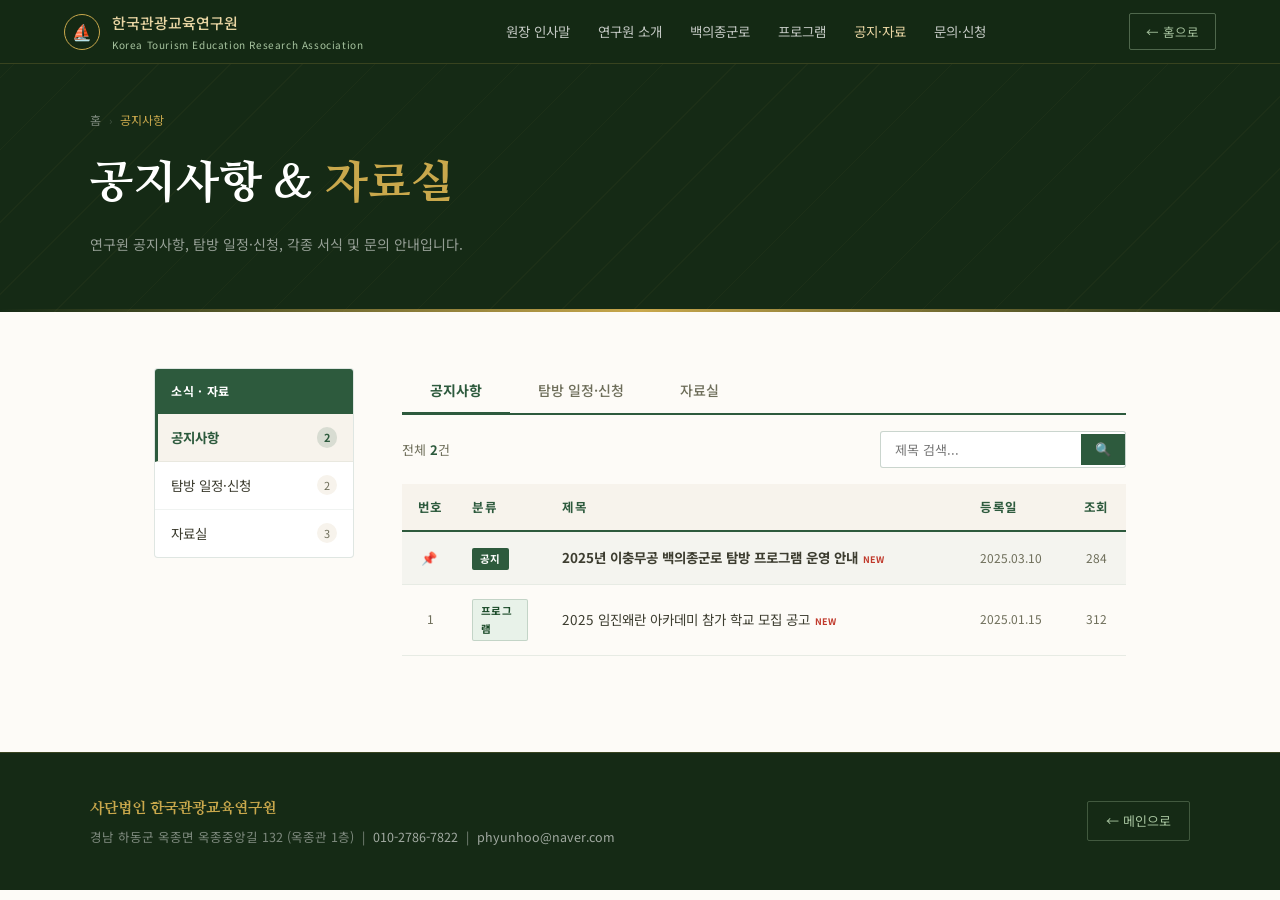
<file: 한국관광교육연구원_공지자료실.html>
<!DOCTYPE html>
<html lang="ko">
<head>
<meta charset="UTF-8">
<meta name="viewport" content="width=device-width, initial-scale=1.0">
<title>공지사항 · 자료실 — 한국관광교육연구원</title>
<link rel="preconnect" href="https://fonts.googleapis.com">
<link href="https://fonts.googleapis.com/css2?family=Nanum+Myeongjo:wght@400;700;800&family=Noto+Sans+KR:wght@300;400;500;700&display=swap" rel="stylesheet">
<style>
  :root {
    --forest:#152a15;--deep:#1e3d1e;--hadon:#2d5a3d;
    --path:#4a7c59;--moss:#6b9e78;--sage:#a8c5a0;
    --gold:#c9a84c;--gold-lt:#e8d5a3;--cream:#f7f3ec;
    --paper:#fdfbf7;--ink:#1a1a14;--ink-mid:#3d3d30;
    --ink-soft:#6e6e5a;--border:rgba(45,90,61,0.15);
  }
  *,*::before,*::after{box-sizing:border-box;margin:0;padding:0;}
  html{scroll-behavior:smooth;}
  body{font-family:'Noto Sans KR',sans-serif;background:var(--paper);color:var(--ink);line-height:1.7;overflow-x:hidden;}
  ::-webkit-scrollbar{width:6px;}::-webkit-scrollbar-track{background:var(--cream);}::-webkit-scrollbar-thumb{background:var(--moss);border-radius:3px;}

  nav{position:fixed;top:0;left:0;right:0;z-index:100;background:rgba(21,42,21,0.97);backdrop-filter:blur(8px);border-bottom:1px solid rgba(201,168,76,0.2);display:flex;align-items:center;justify-content:space-between;padding:0 5%;height:64px;}
  .nav-logo{display:flex;align-items:center;gap:12px;text-decoration:none;}
  .nav-logo-emblem{width:36px;height:36px;border:1.5px solid var(--gold);border-radius:50%;display:flex;align-items:center;justify-content:center;font-size:16px;}
  .nav-logo-text{color:var(--gold-lt);font-size:15px;font-weight:500;}
  .nav-logo-sub{color:var(--sage);font-size:10px;letter-spacing:0.06em;}
  .nav-links{display:flex;gap:28px;}
  .nav-links a{color:rgba(255,255,255,0.75);text-decoration:none;font-size:13.5px;transition:color 0.2s;}
  .nav-links a:hover,.nav-links a.active{color:var(--gold-lt);}
  .nav-back{color:var(--sage);border:1px solid rgba(168,197,160,0.4);padding:7px 16px;border-radius:2px;font-size:12.5px;font-family:'Noto Sans KR',sans-serif;text-decoration:none;transition:all 0.2s;}
  .nav-back:hover{color:var(--gold-lt);}
  .nav-hamburger{display:none;flex-direction:column;gap:5px;cursor:pointer;}
  .nav-hamburger span{width:22px;height:1.5px;background:var(--gold-lt);display:block;}

  .page-hero{background:var(--forest);padding:110px 5% 56px;position:relative;overflow:hidden;}
  .page-hero::before{content:'';position:absolute;inset:0;background-image:repeating-linear-gradient(-45deg,transparent,transparent 50px,rgba(201,168,76,0.04) 50px,rgba(201,168,76,0.04) 51px);}
  .page-hero::after{content:'';position:absolute;bottom:0;left:0;right:0;height:3px;background:linear-gradient(90deg,transparent,var(--gold),transparent);}
  .page-hero-inner{max-width:1100px;margin:0 auto;position:relative;z-index:1;}
  .breadcrumb{display:flex;align-items:center;gap:8px;margin-bottom:16px;}
  .breadcrumb a{color:rgba(255,255,255,0.45);font-size:12px;text-decoration:none;}
  .breadcrumb a:hover{color:var(--sage);}
  .breadcrumb-sep{color:rgba(255,255,255,0.2);font-size:11px;}
  .breadcrumb-cur{color:var(--gold);font-size:12px;}
  .page-hero h1{font-family:'Nanum Myeongjo',serif;font-size:clamp(1.8rem,3.5vw,2.8rem);font-weight:800;color:#fff;}
  .page-hero h1 em{font-style:normal;color:var(--gold);}
  .page-hero-desc{color:rgba(255,255,255,0.55);font-size:14px;margin-top:10px;}

  .board-layout{max-width:1100px;margin:0 auto;padding:56px 5% 96px;display:grid;grid-template-columns:200px 1fr;gap:48px;align-items:start;}

  .sidebar{position:sticky;top:88px;}
  .sidebar-menu{background:#fff;border:1px solid var(--border);border-radius:4px;overflow:hidden;}
  .sidebar-group-title{background:var(--hadon);color:white;font-size:12px;font-weight:700;padding:12px 16px;letter-spacing:0.06em;}
  .sidebar-item{display:flex;align-items:center;justify-content:space-between;padding:12px 16px;font-size:13.5px;color:var(--ink-mid);text-decoration:none;cursor:pointer;border-bottom:1px solid rgba(45,90,61,0.07);transition:all 0.18s;}
  .sidebar-item:last-child{border-bottom:none;}
  .sidebar-item:hover{background:var(--cream);color:var(--hadon);}
  .sidebar-item.active{background:var(--cream);color:var(--hadon);font-weight:700;border-left:3px solid var(--hadon);padding-left:13px;}
  .sidebar-count{font-size:11px;color:var(--ink-soft);background:var(--cream);padding:1px 7px;border-radius:10px;}
  .sidebar-item.active .sidebar-count{background:rgba(45,90,61,0.15);color:var(--hadon);}

  .board-tabs{display:flex;border-bottom:2px solid var(--hadon);}
  .board-tab{padding:12px 28px;font-size:14px;font-weight:500;color:var(--ink-soft);cursor:pointer;border:none;background:none;font-family:'Noto Sans KR',sans-serif;border-bottom:3px solid transparent;margin-bottom:-2px;transition:all 0.18s;}
  .board-tab:hover{color:var(--hadon);}
  .board-tab.active{color:var(--hadon);font-weight:700;border-bottom-color:var(--hadon);}

  .board-panel{display:none;}
  .board-panel.active{display:block;}

  .board-toolbar{display:flex;justify-content:space-between;align-items:center;padding:16px 0;flex-wrap:wrap;gap:12px;}
  .board-count{font-size:13px;color:var(--ink-soft);}
  .board-count strong{color:var(--hadon);font-weight:700;}
  .search-box{display:flex;align-items:center;border:1px solid rgba(45,90,61,0.25);border-radius:3px;overflow:hidden;background:#fff;}
  .search-box input{border:none;outline:none;padding:8px 14px;font-size:13px;font-family:'Noto Sans KR',sans-serif;width:200px;background:transparent;color:var(--ink);}
  .search-box button{background:var(--hadon);color:white;border:none;padding:8px 14px;cursor:pointer;font-size:13px;}
  .search-box button:hover{background:var(--path);}

  .notice-table{width:100%;border-collapse:collapse;}
  .notice-table thead tr{background:var(--cream);border-bottom:2px solid var(--hadon);}
  .notice-table th{padding:12px 14px;font-size:12.5px;font-weight:700;color:var(--hadon);text-align:left;letter-spacing:0.04em;}
  .notice-table th.col-num{width:56px;text-align:center;}
  .notice-table th.col-cat{width:90px;}
  .notice-table th.col-date{width:100px;}
  .notice-table th.col-views{width:60px;text-align:center;}
  .notice-table tbody tr{border-bottom:1px solid rgba(45,90,61,0.1);transition:background 0.15s;cursor:pointer;}
  .notice-table tbody tr:hover{background:var(--cream);}
  .notice-table td{padding:14px 14px;font-size:13.5px;color:var(--ink-mid);vertical-align:middle;}
  .notice-table td.col-num{text-align:center;font-size:12px;color:var(--ink-soft);}
  .notice-table td.col-views{text-align:center;font-size:12px;color:var(--ink-soft);}
  .notice-table td.col-date{font-size:12px;color:var(--ink-soft);}
  .row-pinned td{background:rgba(45,90,61,0.04)!important;}
  .badge{display:inline-block;font-size:10.5px;font-weight:700;padding:2px 8px;border-radius:2px;letter-spacing:0.04em;margin-right:6px;vertical-align:middle;}
  .badge-notice{background:var(--hadon);color:white;}
  .badge-prog{background:#e8f2e9;color:#1a4a28;border:1px solid rgba(45,90,61,0.2);}
  .badge-edu{background:#E6F1FB;color:#0C447C;border:1px solid rgba(23,95,165,0.2);}
  .badge-new{display:inline-block;font-size:9px;font-weight:700;color:#c0392b;margin-left:5px;vertical-align:middle;}
  .pin-icon{color:var(--gold);font-size:13px;margin-right:2px;}

  .file-grid{display:flex;flex-direction:column;}
  .file-item{display:grid;grid-template-columns:52px 1fr auto;gap:0;border-bottom:1px solid rgba(45,90,61,0.1);padding:18px 0;align-items:center;transition:background 0.15s;}
  .file-item:first-child{border-top:2px solid var(--hadon);}
  .file-item:hover{background:var(--cream);padding-left:8px;padding-right:8px;margin:0 -8px;border-radius:3px;}
  .file-icon-wrap{width:40px;height:44px;display:flex;align-items:center;justify-content:center;border-radius:3px;font-size:20px;flex-shrink:0;}
  .fi-pdf{background:#fceaea;} .fi-doc{background:#e6eef8;} .fi-img{background:#e8f7ef;}
  .file-title{font-size:14px;font-weight:500;color:var(--ink);margin-bottom:4px;line-height:1.4;}
  .file-meta{font-size:12px;color:var(--ink-soft);display:flex;gap:14px;flex-wrap:wrap;}
  .file-dl-btn{display:flex;align-items:center;gap:6px;background:var(--cream);border:1px solid rgba(45,90,61,0.2);color:var(--hadon);font-size:12px;font-weight:500;padding:7px 14px;border-radius:3px;cursor:pointer;font-family:'Noto Sans KR',sans-serif;transition:all 0.18s;white-space:nowrap;text-decoration:none;flex-shrink:0;margin-left:16px;}
  .file-dl-btn:hover{background:var(--hadon);color:white;border-color:var(--hadon);}

  .detail-overlay{display:none;position:fixed;inset:0;z-index:200;background:rgba(0,0,0,0.55);align-items:center;justify-content:center;padding:20px;}
  .detail-overlay.open{display:flex;}
  .detail-box{background:var(--paper);border-radius:6px;max-width:740px;width:100%;max-height:86vh;overflow-y:auto;box-shadow:0 24px 60px rgba(0,0,0,0.25);}
  .detail-head{background:var(--hadon);padding:24px 28px;border-radius:6px 6px 0 0;position:sticky;top:0;z-index:2;}
  .detail-head-cat{color:var(--sage);font-size:11.5px;letter-spacing:0.1em;margin-bottom:8px;}
  .detail-head-title{color:#fff;font-family:'Nanum Myeongjo',serif;font-size:1.35rem;font-weight:800;line-height:1.4;}
  .detail-head-meta{color:rgba(255,255,255,0.55);font-size:12px;margin-top:10px;}
  .detail-close{position:absolute;top:18px;right:22px;background:none;border:none;color:rgba(255,255,255,0.6);font-size:22px;cursor:pointer;}
  .detail-close:hover{color:white;}
  .detail-body{padding:32px 28px;}
  .detail-body p{font-size:14.5px;color:var(--ink-mid);line-height:2.05;margin-bottom:18px;}
  .detail-body p:last-child{margin-bottom:0;}
  .detail-body a{color:var(--hadon);font-weight:700;}
  .detail-nav{border-top:1px solid var(--border);padding:16px 28px;display:flex;justify-content:space-between;align-items:center;}
  .detail-nav a{font-size:13px;color:var(--hadon);text-decoration:none;}
  .detail-nav-list{font-size:13px;color:var(--ink-soft);background:var(--cream);padding:7px 16px;border-radius:2px;cursor:pointer;border:1px solid var(--border);font-family:'Noto Sans KR',sans-serif;}

  .info-box{margin-top:20px;padding:16px 20px;background:var(--cream);border-radius:4px;border-left:3px solid var(--hadon);font-size:13.5px;color:var(--ink-mid);line-height:1.85;}
  .info-box a{color:var(--hadon);font-weight:700;}

  @media (max-width:900px){
    .nav-links{display:none;}.nav-hamburger{display:flex;}
    .board-layout{grid-template-columns:1fr;gap:24px;}.sidebar{position:static;}
    .board-tabs{overflow-x:auto;}
    .notice-table th.col-views,.notice-table td.col-views{display:none;}
    .search-box input{width:140px;}
    .file-item{grid-template-columns:44px 1fr;}.file-dl-btn{display:none;}
  }
  .mobile-nav-overlay{display:none;position:fixed;inset:0;z-index:99;background:rgba(21,42,21,0.98);flex-direction:column;align-items:center;justify-content:center;gap:28px;}
  .mobile-nav-overlay.open{display:flex;}
  .mobile-nav-overlay a{color:rgba(255,255,255,0.85);text-decoration:none;font-size:18px;}
  .mobile-nav-overlay a:hover{color:var(--gold);}
  .mobile-nav-close{position:absolute;top:20px;right:5%;font-size:24px;color:var(--sage);cursor:pointer;background:none;border:none;}
</style>
</head>
<body>

<div class="mobile-nav-overlay" id="mobileNav">
  <button class="mobile-nav-close" onclick="document.getElementById('mobileNav').classList.remove('open');document.body.style.overflow=''">✕</button>
  <a href="index.html#greeting">원장 인사말</a>
  <a href="index.html#about">연구원 소개</a>
  <a href="index.html#course">백의종군로</a>
  <a href="index.html#programs">프로그램</a>
  <a href="board.html">공지·자료</a>
  <a href="index.html#contact">문의·신청</a>
</div>

<nav>
  <a href="index.html" class="nav-logo">
    <div class="nav-logo-emblem">⛵</div>
    <div>
      <div class="nav-logo-text">한국관광교육연구원</div>
      <div class="nav-logo-sub">Korea Tourism Education Research Association</div>
    </div>
  </a>
  <div class="nav-links">
    <a href="index.html#greeting">원장 인사말</a>
    <a href="index.html#about">연구원 소개</a>
    <a href="index.html#course">백의종군로</a>
    <a href="index.html#programs">프로그램</a>
    <a href="board.html" class="active">공지·자료</a>
    <a href="index.html#contact">문의·신청</a>
  </div>
  <a href="index.html" class="nav-back">← 홈으로</a>
  <div class="nav-hamburger" onclick="document.getElementById('mobileNav').classList.add('open');document.body.style.overflow='hidden'">
    <span></span><span></span><span></span>
  </div>
</nav>

<div class="page-hero">
  <div class="page-hero-inner">
    <div class="breadcrumb">
      <a href="index.html">홈</a>
      <span class="breadcrumb-sep">›</span>
      <span class="breadcrumb-cur" id="heroBreadcrumb">공지사항</span>
    </div>
    <h1>공지사항 &amp; <em>자료실</em></h1>
    <p class="page-hero-desc">연구원 공지사항, 탐방 일정·신청, 각종 서식 및 문의 안내입니다.</p>
  </div>
</div>

<div class="board-layout">

  <!-- SIDEBAR -->
  <div class="sidebar">
    <div class="sidebar-menu">
      <div class="sidebar-group-title">소식 · 자료</div>
      <a class="sidebar-item active" onclick="switchTab('notice',this)">
        공지사항 <span class="sidebar-count">2</span>
      </a>
      <a class="sidebar-item" onclick="switchTab('program',this)">
        탐방 일정·신청 <span class="sidebar-count">2</span>
      </a>
      <a class="sidebar-item" onclick="switchTab('archive',this)">
        자료실 <span class="sidebar-count">3</span>
      </a>
    </div>
  </div>

  <!-- MAIN -->
  <div>

    <div class="board-tabs">
      <button class="board-tab active" onclick="switchTab('notice',null)" id="tab-notice">공지사항</button>
      <button class="board-tab" onclick="switchTab('program',null)" id="tab-program">탐방 일정·신청</button>
      <button class="board-tab" onclick="switchTab('archive',null)" id="tab-archive">자료실</button>
    </div>

    <!-- 공지사항 -->
    <div class="board-panel active" id="panel-notice">
      <div class="board-toolbar">
        <span class="board-count">전체 <strong>2</strong>건</span>
        <div class="search-box">
          <input type="text" placeholder="제목 검색..." id="searchNotice" oninput="doSearch('notice','searchNotice')">
          <button onclick="doSearch('notice','searchNotice')">🔍</button>
        </div>
      </div>
      <table class="notice-table" id="tableNotice">
        <thead>
          <tr>
            <th class="col-num">번호</th>
            <th class="col-cat">분류</th>
            <th>제목</th>
            <th class="col-date">등록일</th>
            <th class="col-views">조회</th>
          </tr>
        </thead>
        <tbody>
          <tr class="row-pinned" onclick="openDetail('n1')">
            <td class="col-num"><span class="pin-icon">📌</span></td>
            <td><span class="badge badge-notice">공지</span></td>
            <td><strong>2025년 이충무공 백의종군로 탐방 프로그램 운영 안내</strong><span class="badge-new">NEW</span></td>
            <td class="col-date">2025.03.10</td>
            <td class="col-views">284</td>
          </tr>
          <tr onclick="openDetail('n2')">
            <td class="col-num">1</td>
            <td><span class="badge badge-prog">프로그램</span></td>
            <td>2025 임진왜란 아카데미 참가 학교 모집 공고<span class="badge-new">NEW</span></td>
            <td class="col-date">2025.01.15</td>
            <td class="col-views">312</td>
          </tr>
        </tbody>
      </table>
    </div>

    <!-- 탐방 일정 -->
    <div class="board-panel" id="panel-program">
      <div class="board-toolbar">
        <span class="board-count">전체 <strong>2</strong>건</span>
        <div class="search-box">
          <input type="text" placeholder="제목 검색..." id="searchProgram" oninput="doSearch('program','searchProgram')">
          <button onclick="doSearch('program','searchProgram')">🔍</button>
        </div>
      </div>
      <table class="notice-table" id="tableProgram">
        <thead>
          <tr>
            <th class="col-num">번호</th>
            <th class="col-cat">구분</th>
            <th>탐방 일정 및 내용</th>
            <th class="col-date">신청 마감</th>
            <th class="col-views">정원</th>
          </tr>
        </thead>
        <tbody>
          <tr onclick="openDetail('pr1')">
            <td class="col-num">2</td>
            <td><span class="badge badge-edu">아카데미</span></td>
            <td><strong>2025 임진왜란 아카데미 — 정기룡 장군 유숙지 체험</strong><span class="badge-new">모집중</span></td>
            <td class="col-date">2025.07.10</td>
            <td class="col-views">50명</td>
          </tr>
          <tr onclick="openDetail('pr2')">
            <td class="col-num">1</td>
            <td><span class="badge badge-prog">학교</span></td>
            <td>2025 상반기 1구간 탐방 — 좌절의 길 (화개장터~하동읍성, 28km)</td>
            <td class="col-date">2025.04.30</td>
            <td class="col-views">60명</td>
          </tr>
        </tbody>
      </table>
      <div class="info-box">
        탐방 신청은 홈페이지 <a href="index.html#contact">문의·신청 페이지</a> 또는
        전화 <a href="tel:010-2786-7822">010-2786-7822</a>로 접수하실 수 있습니다.
      </div>
    </div>

    <!-- 자료실 -->
    <div class="board-panel" id="panel-archive">
      <div class="board-toolbar">
        <span class="board-count">전체 <strong>3</strong>건</span>
      </div>
      <div class="file-grid">

        <div class="file-item">
          <div class="file-icon-wrap fi-doc">📋</div>
          <div class="file-info">
            <div class="file-title">탐방 체험학습 신청 (학교·단체·개인)</div>
            <div class="file-meta"><span>온라인 신청</span><span>2025년 최신</span></div>
          </div>
          <a class="file-dl-btn" href="index.html#contact">✏ 온라인 신청</a>
        </div>

        <div class="file-item">
          <div class="file-icon-wrap fi-img">📞</div>
          <div class="file-info">
            <div class="file-title">전화 문의 — 팽현호 원장 직통</div>
            <div class="file-meta"><span>평일 09:00 ~ 18:00</span></div>
          </div>
          <a class="file-dl-btn" href="tel:010-2786-7822">📞 전화하기</a>
        </div>

        <div class="file-item">
          <div class="file-icon-wrap fi-pdf">✉</div>
          <div class="file-info">
            <div class="file-title">이메일 문의 — phyunhoo@naver.com</div>
            <div class="file-meta"><span>프로그램·자료 요청</span></div>
          </div>
          <a class="file-dl-btn" href="mailto:phyunhoo@naver.com">✉ 메일 보내기</a>
        </div>

      </div>
      <div class="info-box" style="margin-top:28px;">
        📎 정관, 법인설립허가증, 고유번호증, 세부계획서 등 법인 서류 및 탐방 상세 자료는
        이메일 <a href="mailto:phyunhoo@naver.com">phyunhoo@naver.com</a> 또는
        전화 <a href="tel:010-2786-7822">010-2786-7822</a>로 요청하시면 신속히 안내해 드립니다.
      </div>
    </div>

  </div><!-- /board-main -->
</div><!-- /board-layout -->

<!-- DETAIL OVERLAY -->
<div class="detail-overlay" id="detailOverlay" onclick="closeDetail(event)">
  <div class="detail-box">
    <div class="detail-head" style="position:relative;">
      <button class="detail-close" onclick="closeDetailBtn()">✕</button>
      <div class="detail-head-cat" id="dCat"></div>
      <div class="detail-head-title" id="dTitle"></div>
      <div class="detail-head-meta" id="dMeta"></div>
    </div>
    <div class="detail-body" id="dBody"></div>
    <div class="detail-nav">
      <a href="#" onclick="closeDetailBtn();return false;">← 목록으로</a>
      <button class="detail-nav-list" onclick="closeDetailBtn()">목록</button>
    </div>
  </div>
</div>

<footer style="background:var(--forest);padding:40px 5%;border-top:1px solid rgba(201,168,76,0.2);">
  <div style="max-width:1100px;margin:0 auto;display:flex;justify-content:space-between;align-items:center;flex-wrap:wrap;gap:16px;">
    <div style="color:rgba(255,255,255,0.45);font-size:12.5px;line-height:2.1;">
      <span style="color:var(--gold);font-family:'Nanum Myeongjo',serif;font-size:15px;font-weight:800;">사단법인 한국관광교육연구원</span><br>
      경남 하동군 옥종면 옥종중앙길 132 (옥종관 1층)
      &nbsp;|&nbsp; <a href="tel:010-2786-7822" style="color:rgba(255,255,255,0.6);text-decoration:none;">010-2786-7822</a>
      &nbsp;|&nbsp; <a href="mailto:phyunhoo@naver.com" style="color:rgba(255,255,255,0.6);text-decoration:none;">phyunhoo@naver.com</a>
    </div>
    <a href="index.html" style="color:var(--sage);font-size:13px;text-decoration:none;border:1px solid rgba(168,197,160,0.3);padding:8px 18px;border-radius:2px;">← 메인으로</a>
  </div>
</footer>

<script>
const details = {
  n1:{
    cat:'공지사항', title:'2025년 이충무공 백의종군로 탐방 프로그램 운영 안내',
    meta:'등록일 2025.03.10 · 조회 284 · 사무국',
    body:`<p>안녕하십니까. 사단법인 한국관광교육연구원입니다.</p>
<p>2025년도 이충무공 백의종군로 탐방 프로그램 운영 일정을 아래와 같이 안내드립니다. 경남 하동 화개장터에서 문암정까지 총 82km의 역사 탐방 코스를 3구간으로 나누어 운영하며, 학교 단체·일반 시민·기업 연수 등 다양한 형태로 신청하실 수 있습니다.</p>
<p>■ 탐방 기간 : 2025년 4월 ~ 10월 (탄력 운영)<br>
■ 탐방 코스 : 1구간 좌절의 길(28km) / 2구간 고난의 길(28km) / 3구간 고뇌의 길(26km) 중 선택<br>
■ 대상 : 초·중·고등학생 단체, 일반 시민, 기업·공공기관<br>
■ 신청 : <a href="index.html#contact">홈페이지 온라인 신청</a> 또는 전화 <a href="tel:010-2786-7822">010-2786-7822</a></p>
<p>자세한 일정 및 비용은 사무국으로 문의해 주시기 바랍니다. 많은 관심과 참여 부탁드립니다.</p>`
  },
  n2:{
    cat:'프로그램', title:'2025 임진왜란 아카데미 참가 학교 모집 공고',
    meta:'등록일 2025.01.15 · 조회 312',
    body:`<p>2025년 임진왜란 아카데미 참가 학교를 모집합니다.</p>
<p>정기룡 장군 유숙지 현장 체험 및 하동군 역사문화 탐방을 병행하는 이번 프로그램은 중·고등학교를 대상으로 운영됩니다.</p>
<p>■ 운영 일정 : 2025년 6 ~ 8월 중<br>
■ 참가 대상 : 전국 중·고등학교 단체 (20명 이상)<br>
■ 신청 기한 : 2025년 5월 31일까지<br>
■ 문의 : <a href="tel:010-2786-7822">010-2786-7822</a> / <a href="mailto:phyunhoo@naver.com">phyunhoo@naver.com</a></p>`
  },
  pr1:{
    cat:'탐방 일정', title:'2025 임진왜란 아카데미 — 정기룡 장군 유숙지 체험',
    meta:'신청 마감 2025.07.10 · 정원 50명',
    body:`<p>2025년 임진왜란 아카데미 참가자를 모집합니다.</p>
<p>■ 탐방 일정 : 2025년 8월 예정<br>
■ 주요 코스 : 정기룡 장군 유숙지 → 하동군 역사문화 체험<br>
■ 정원 : 50명 (선착순 마감)<br>
■ 대상 : 중·고등학교 단체</p>
<p>신청 : <a href="index.html#contact">온라인 신청폼</a> 또는 <a href="tel:010-2786-7822">010-2786-7822</a></p>`
  },
  pr2:{
    cat:'탐방 일정', title:'2025 상반기 1구간 탐방 — 좌절의 길 (화개장터~하동읍성)',
    meta:'신청 마감 2025.04.30 · 정원 60명',
    body:`<p>2025년 상반기 백의종군로 1구간 탐방 프로그램을 모집합니다.</p>
<p>■ 탐방 구간 : 화개장터 → 하동읍성 (28km, 약 7시간)<br>
■ 탐방 일정 : 2025년 5월 예정<br>
■ 정원 : 60명 (선착순)<br>
■ 포함 사항 : 안전 인솔 가이드, 스토리텔링 해설, 수료증 발급</p>
<p>신청 : <a href="index.html#contact">온라인 신청폼</a> 또는 <a href="tel:010-2786-7822">010-2786-7822</a></p>`
  }
};

function switchTab(id,el){
  document.querySelectorAll('.board-panel').forEach(p=>p.classList.remove('active'));
  document.querySelectorAll('.board-tab').forEach(t=>t.classList.remove('active'));
  document.querySelectorAll('.sidebar-item').forEach(s=>s.classList.remove('active'));
  document.getElementById('panel-'+id).classList.add('active');
  document.getElementById('tab-'+id).classList.add('active');
  if(el)el.classList.add('active');
  else document.querySelectorAll('.sidebar-item').forEach(s=>{
    if(s.getAttribute('onclick')&&s.getAttribute('onclick').includes("'"+id+"'"))s.classList.add('active');
  });
  const lb={notice:'공지사항',program:'탐방 일정·신청',archive:'자료실'};
  document.getElementById('heroBreadcrumb').textContent=lb[id]||'소식·자료';
}
function openDetail(id){
  const d=details[id]; if(!d)return;
  document.getElementById('dCat').textContent=d.cat;
  document.getElementById('dTitle').textContent=d.title;
  document.getElementById('dMeta').textContent=d.meta;
  document.getElementById('dBody').innerHTML=d.body;
  document.getElementById('detailOverlay').classList.add('open');
  document.body.style.overflow='hidden';
}
function closeDetail(e){if(e.target===document.getElementById('detailOverlay'))closeDetailBtn();}
function closeDetailBtn(){document.getElementById('detailOverlay').classList.remove('open');document.body.style.overflow='';}
function doSearch(panelId,inputId){
  const q=document.getElementById(inputId).value.toLowerCase();
  document.querySelectorAll('#panel-'+panelId+' tbody tr').forEach(tr=>{
    tr.style.display=tr.textContent.toLowerCase().includes(q)?'':'none';
  });
}
</script>
</body>
</html>
</file>
